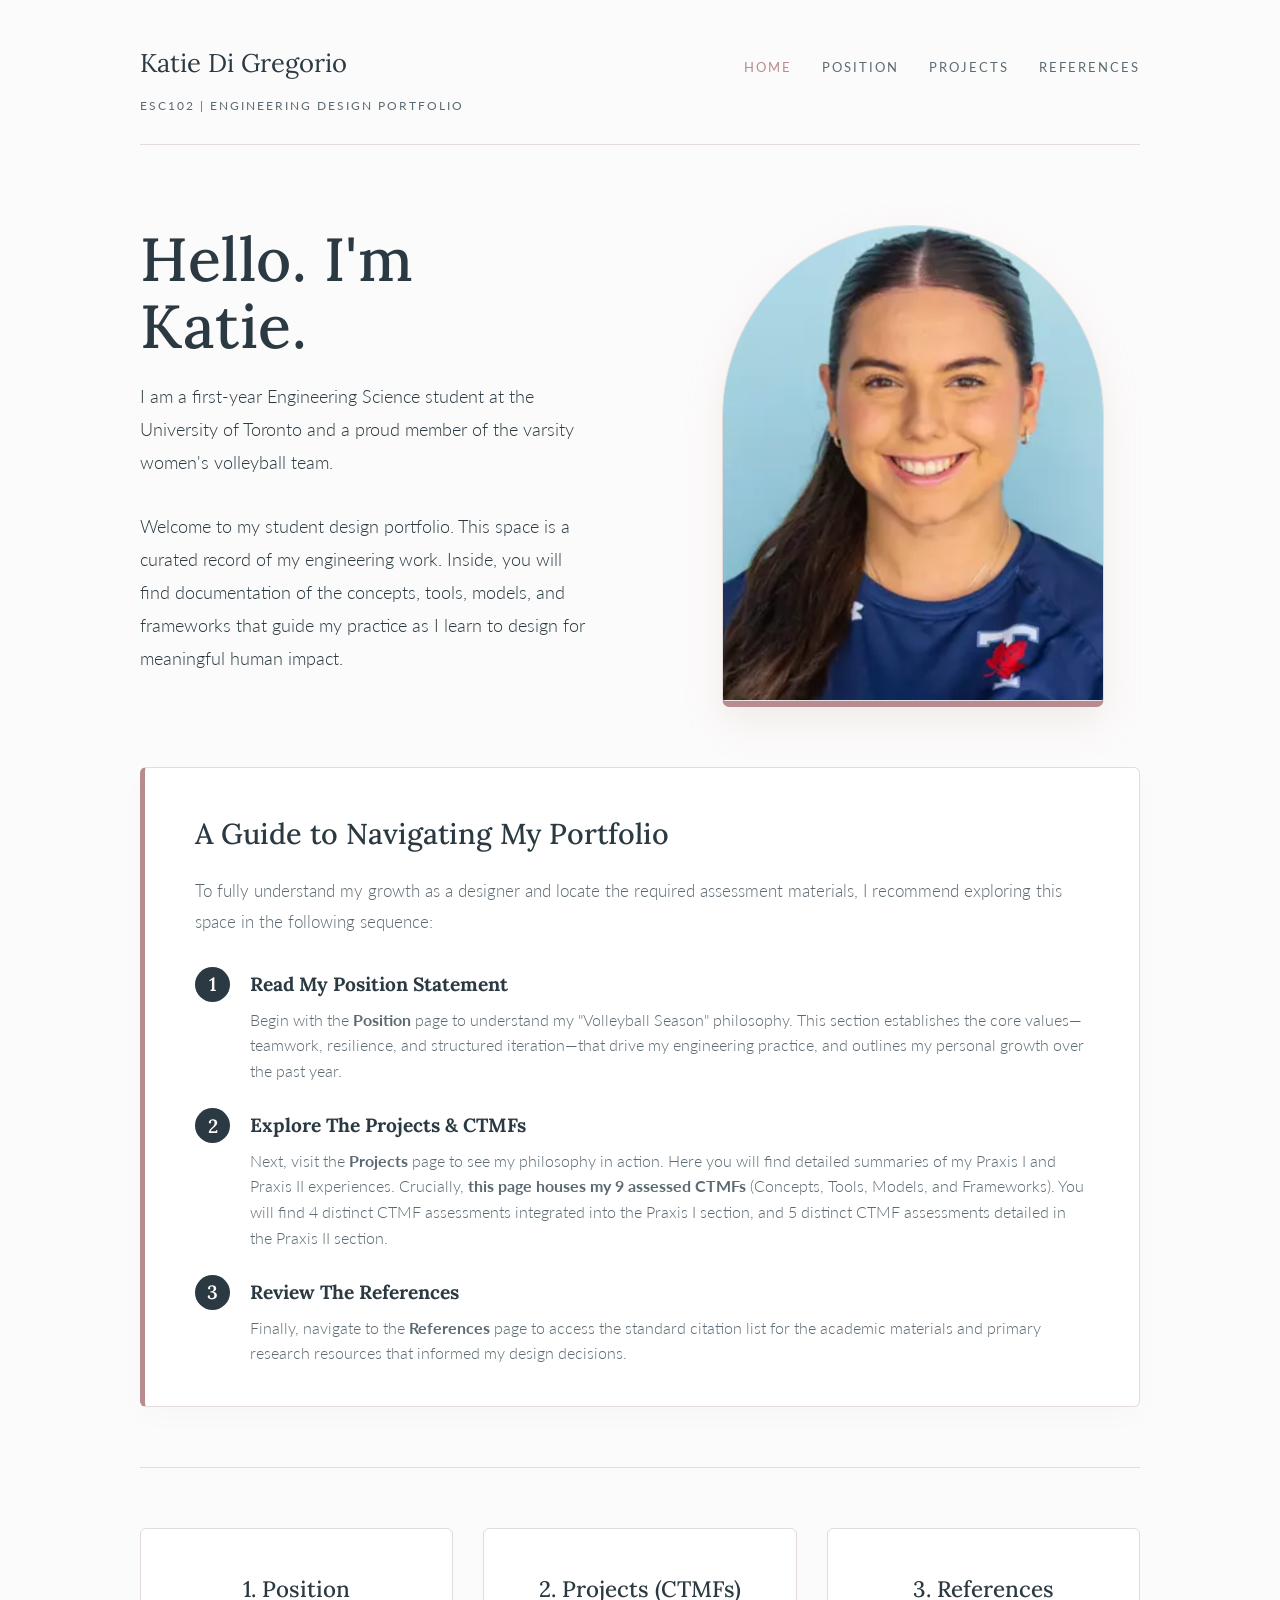
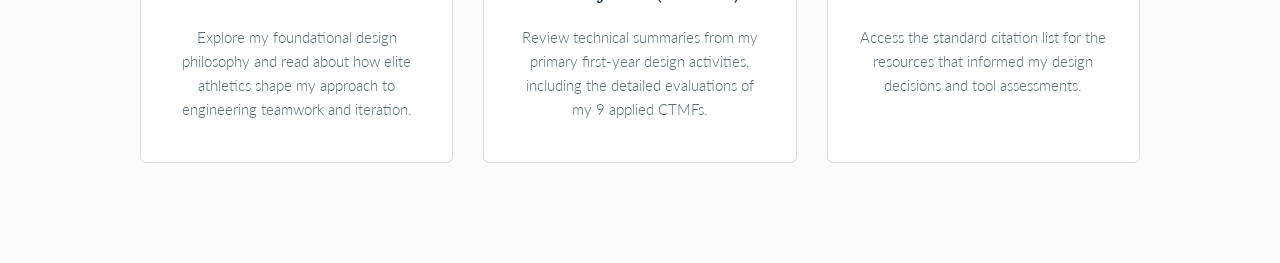
<file: index.html>
<!DOCTYPE html>
<html lang="en">
<head>
    <meta charset="UTF-8">
    <meta name="viewport" content="width=device-width, initial-scale=1.0">
    <title>Katie Di Gregorio | Engineering Portfolio</title>
    <style>
        /* LUXURY ACADEMIC AESTHETIC - Slate & Rose */
        @import url('https://fonts.googleapis.com/css2?family=Lora:ital,wght@0,400;0,500;1,400&family=Lato:wght@300;400;700&display=swap');

        :root {
            --bg-color: #fcfbfb; /* Clean, soft pearl */
            --text-main: #2b3a42; /* Deep slate/charcoal - authoritative */
            --text-light: #5c6b73; /* Muted slate for secondary text */
            --accent-rose: #b88b8e; /* Sophisticated dusty rose */
            --accent-line: #e3dcdb; /* Soft academic divider */
            --card-bg: #ffffff;
            --shadow-rose: rgba(184, 139, 142, 0.15);
        }

        body {
            background-color: var(--bg-color);
            color: var(--text-main);
            font-family: 'Lato', sans-serif;
            font-weight: 300;
            line-height: 1.8;
            max-width: 1000px;
            margin: 0 auto;
            padding: 40px 20px;
        }

        /* Academic Header Layout */
        header {
            display: flex;
            flex-direction: column;
            align-items: center;
            border-bottom: 1px solid var(--accent-line);
            padding-bottom: 25px;
            margin-bottom: 40px;
            gap: 20px;
        }
        @media (min-width: 768px) {
            header {
                flex-direction: row;
                justify-content: space-between;
                align-items: baseline;
            }
        }
        
        .site-branding {
            text-align: center;
        }
        @media (min-width: 768px) {
            .site-branding {
                text-align: left;
            }
        }
        .brand-name {
            font-family: 'Lora', serif;
            font-size: 1.6rem;
            color: var(--text-main);
            display: block;
            margin-bottom: 4px;
        }
        .brand-subtitle {
            font-size: 0.75rem;
            text-transform: uppercase;
            letter-spacing: 2px;
            color: var(--text-light);
            font-weight: 400;
        }

        /* Navigation */
        nav {
            display: flex;
            gap: 30px;
            justify-content: center;
            flex-wrap: wrap;
        }
        nav a {
            text-decoration: none;
            color: var(--text-light);
            text-transform: uppercase;
            font-size: 0.8rem;
            letter-spacing: 2px;
            font-weight: 400;
            transition: color 0.3s ease;
        }
        nav a:hover, nav a.active {
            color: var(--accent-rose);
        }

        /* Hero Section (Editorial Split Layout) */
        .hero {
            display: flex;
            flex-direction: column;
            align-items: center;
            gap: 50px;
            margin: 80px 0 60px 0;
        }
        @media (min-width: 768px) {
            .hero {
                flex-direction: row;
                justify-content: space-between;
                align-items: center;
            }
        }
        
        .hero-text {
            flex: 1;
            text-align: center;
        }
        @media (min-width: 768px) {
            .hero-text {
                text-align: left;
                padding-right: 40px;
            }
        }
        
        .hero-text h1 {
            font-family: 'Lora', serif;
            font-size: 3.8rem;
            color: var(--text-main);
            font-weight: 500;
            margin-top: 0;
            margin-bottom: 20px;
            letter-spacing: 0.5px;
            line-height: 1.1;
        }
        
        .hero-text p {
            font-size: 1.15rem;
            color: var(--text-main);
            margin-bottom: 30px;
        }

        /* Chic Arched Portrait Image */
        .hero-image-container {
            flex: 1;
            display: flex;
            justify-content: center;
            align-items: center;
        }
        .hero-image {
            max-width: 100%;
            width: 380px;
            height: auto;
            border-radius: 200px 200px 8px 8px; /* Elegant arched top */
            border: 1px solid var(--accent-line);
            border-bottom: 6px solid var(--accent-rose);
            box-shadow: 0 15px 40px var(--shadow-rose);
            object-fit: cover;
        }

        /* Navigation Guide Section */
        .nav-guide {
            background-color: var(--card-bg);
            border: 1px solid var(--accent-line);
            border-left: 5px solid var(--accent-rose);
            padding: 40px 50px;
            border-radius: 6px;
            margin-bottom: 60px;
            box-shadow: 0 10px 30px rgba(0,0,0,0.02);
        }
        .nav-guide h2 {
            font-family: 'Lora', serif;
            font-size: 1.8rem;
            color: var(--text-main);
            margin-top: 0;
            margin-bottom: 15px;
            font-weight: 500;
        }
        .nav-guide > p {
            font-size: 1.05rem;
            color: var(--text-light);
            margin-bottom: 30px;
        }
        
        .guide-steps {
            display: flex;
            flex-direction: column;
            gap: 25px;
        }
        .step {
            display: flex;
            align-items: flex-start;
            gap: 20px;
        }
        .step-number {
            background-color: var(--text-main);
            color: var(--bg-color);
            font-family: 'Lora', serif;
            font-size: 1.2rem;
            font-weight: 600;
            width: 35px;
            height: 35px;
            display: flex;
            justify-content: center;
            align-items: center;
            border-radius: 50%;
            flex-shrink: 0;
        }
        .step-content h4 {
            margin: 0 0 5px 0;
            font-family: 'Lora', serif;
            font-size: 1.2rem;
            color: var(--text-main);
        }
        .step-content p {
            margin: 0;
            font-size: 1rem;
            color: var(--text-light);
            line-height: 1.6;
        }

        /* Divider Line */
        .section-divider {
            height: 1px;
            background-color: var(--accent-line);
            width: 100%;
            margin: 60px 0;
        }

        /* Navigation Cards Grid */
        .feature-grid {
            display: grid;
            grid-template-columns: 1fr;
            gap: 30px;
            margin-bottom: 60px;
        }
        @media (min-width: 768px) {
            .feature-grid {
                grid-template-columns: repeat(3, 1fr);
            }
        }
        
        .feature-card {
            background-color: var(--card-bg);
            border: 1px solid var(--accent-line);
            padding: 40px 30px;
            border-radius: 6px;
            text-align: center;
            transition: all 0.4s ease;
            text-decoration: none;
            display: block;
        }
        .feature-card:hover {
            transform: translateY(-8px);
            box-shadow: 0 10px 30px var(--shadow-rose);
            border-color: var(--accent-rose);
        }
        .feature-card h3 {
            font-family: 'Lora', serif;
            color: var(--text-main);
            font-size: 1.4rem;
            margin-top: 0;
            margin-bottom: 15px;
            font-weight: 500;
        }
        .feature-card p {
            color: var(--text-light);
            font-size: 0.95rem;
            margin-bottom: 0;
            line-height: 1.6;
        }
    </style>
</head>
<body>

    <header>
        <div class="site-branding">
            <span class="brand-name">Katie Di Gregorio</span>
            <span class="brand-subtitle">ESC102 | Engineering Design Portfolio</span>
        </div>
        <nav>
            <a href="index.html" class="active">Home</a>
            <a href="position.html">Position</a>
            <a href="projects.html">Projects</a>
            <a href="references.html">References</a>
        </nav>
    </header>

    <main>
        
        <div class="hero">
            <div class="hero-text">
                <h1>Hello. I'm Katie.</h1>
                <p>I am a first-year Engineering Science student at the University of Toronto and a proud member of the varsity women's volleyball team.</p>
                <p>Welcome to my student design portfolio. This space is a curated record of my engineering work. Inside, you will find documentation of the concepts, tools, models, and frameworks that guide my practice as I learn to design for meaningful human impact.</p>
            </div>
            
            <div class="hero-image-container">
                <img src="headshot.jpg" alt="Katie Di Gregorio" class="hero-image">
            </div>
        </div>

        <div class="nav-guide">
            <h2>A Guide to Navigating My Portfolio</h2>
            <p>To fully understand my growth as a designer and locate the required assessment materials, I recommend exploring this space in the following sequence:</p>
            
            <div class="guide-steps">
                <div class="step">
                    <div class="step-number">1</div>
                    <div class="step-content">
                        <h4>Read My Position Statement</h4>
                        <p>Begin with the <strong>Position</strong> page to understand my "Volleyball Season" philosophy. This section establishes the core values—teamwork, resilience, and structured iteration—that drive my engineering practice, and outlines my personal growth over the past year.</p>
                    </div>
                </div>
                
                <div class="step">
                    <div class="step-number">2</div>
                    <div class="step-content">
                        <h4>Explore The Projects & CTMFs</h4>
                        <p>Next, visit the <strong>Projects</strong> page to see my philosophy in action. Here you will find detailed summaries of my Praxis I and Praxis II experiences. Crucially, <strong>this page houses my 9 assessed CTMFs</strong> (Concepts, Tools, Models, and Frameworks). You will find 4 distinct CTMF assessments integrated into the Praxis I section, and 5 distinct CTMF assessments detailed in the Praxis II section.</p>
                    </div>
                </div>

                <div class="step">
                    <div class="step-number">3</div>
                    <div class="step-content">
                        <h4>Review The References</h4>
                        <p>Finally, navigate to the <strong>References</strong> page to access the standard citation list for the academic materials and primary research resources that informed my design decisions.</p>
                    </div>
                </div>
            </div>
        </div>

        <div class="section-divider"></div>

        <div class="feature-grid">
            <a href="position.html" class="feature-card">
                <h3>1. Position</h3>
                <p>Explore my foundational design philosophy and read about how elite athletics shape my approach to engineering teamwork and iteration.</p>
            </a>
            
            <a href="projects.html" class="feature-card">
                <h3>2. Projects (CTMFs)</h3>
                <p>Review technical summaries from my primary first-year design activities, including the detailed evaluations of my 9 applied CTMFs.</p>
            </a>

            <a href="references.html" class="feature-card">
                <h3>3. References</h3>
                <p>Access the standard citation list for the resources that informed my design decisions and tool assessments.</p>
            </a>
        </div>

    </main>

</body>
</html>
</file>
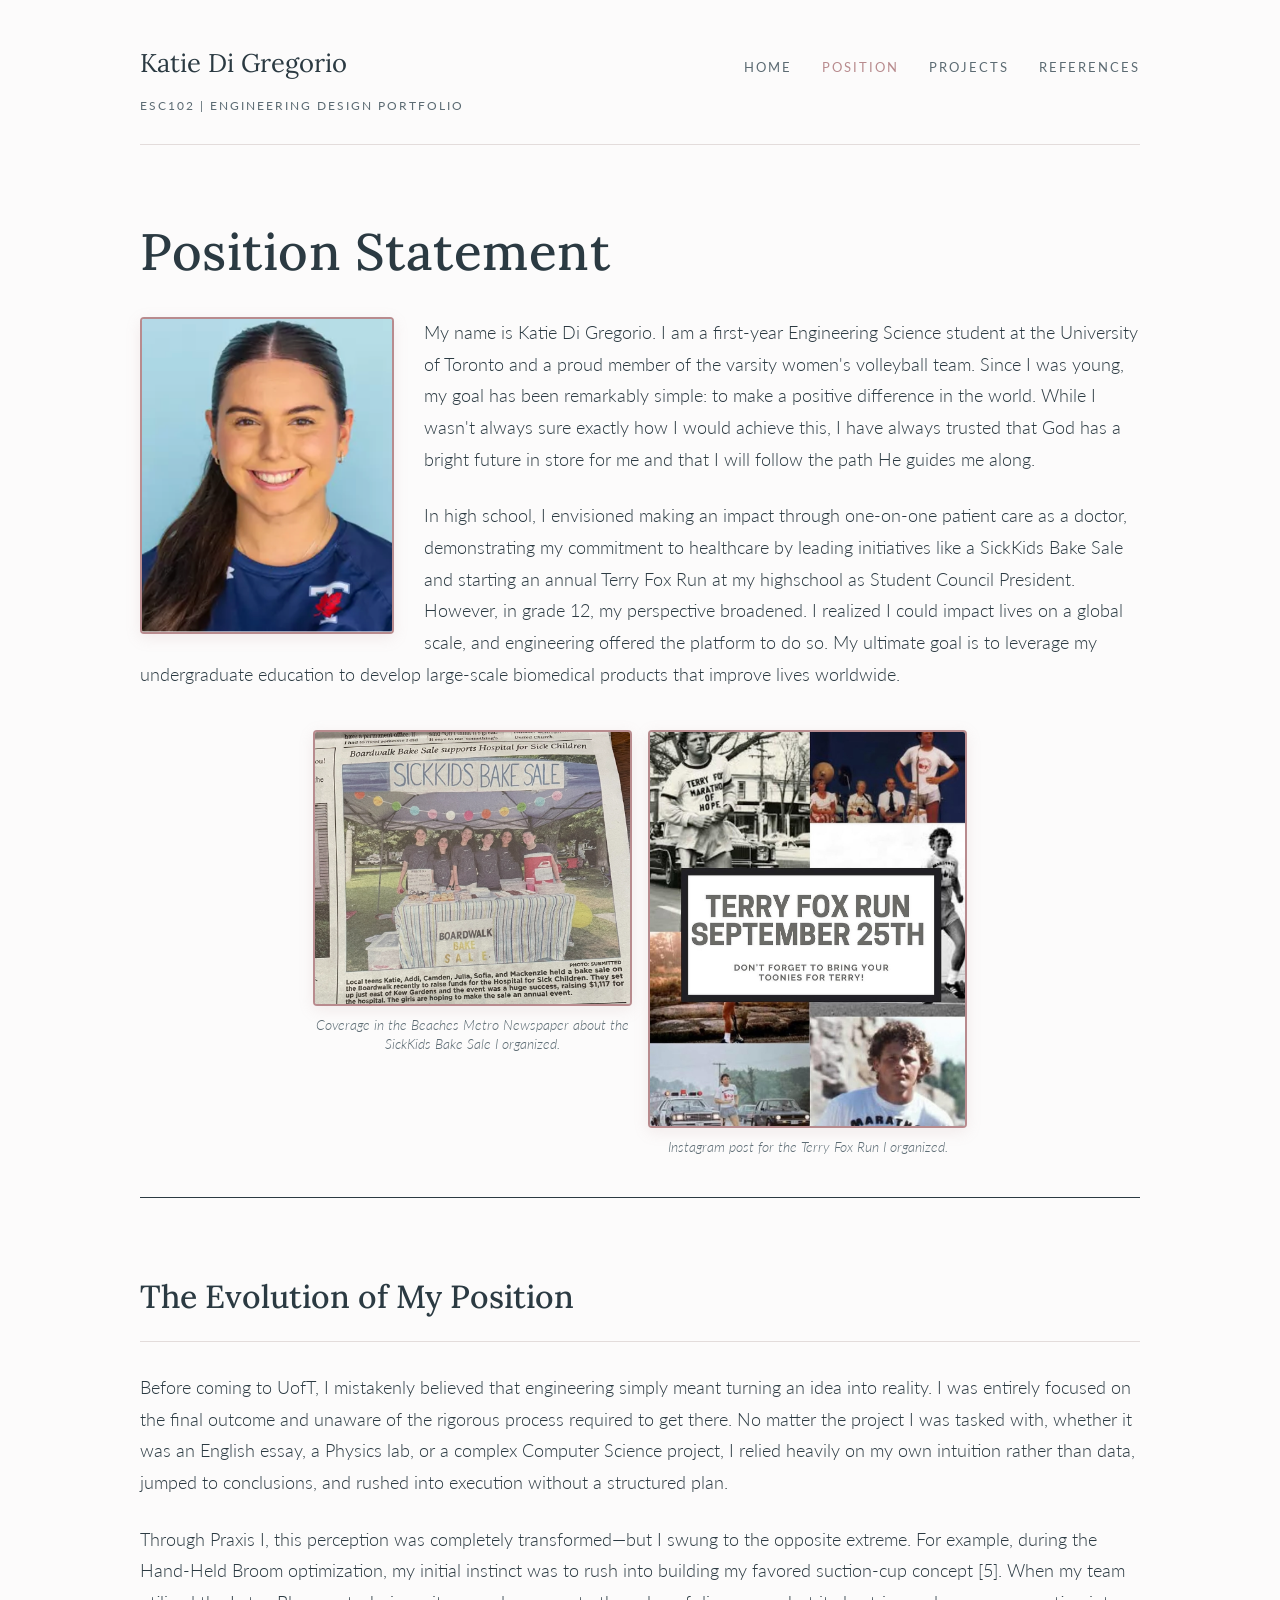
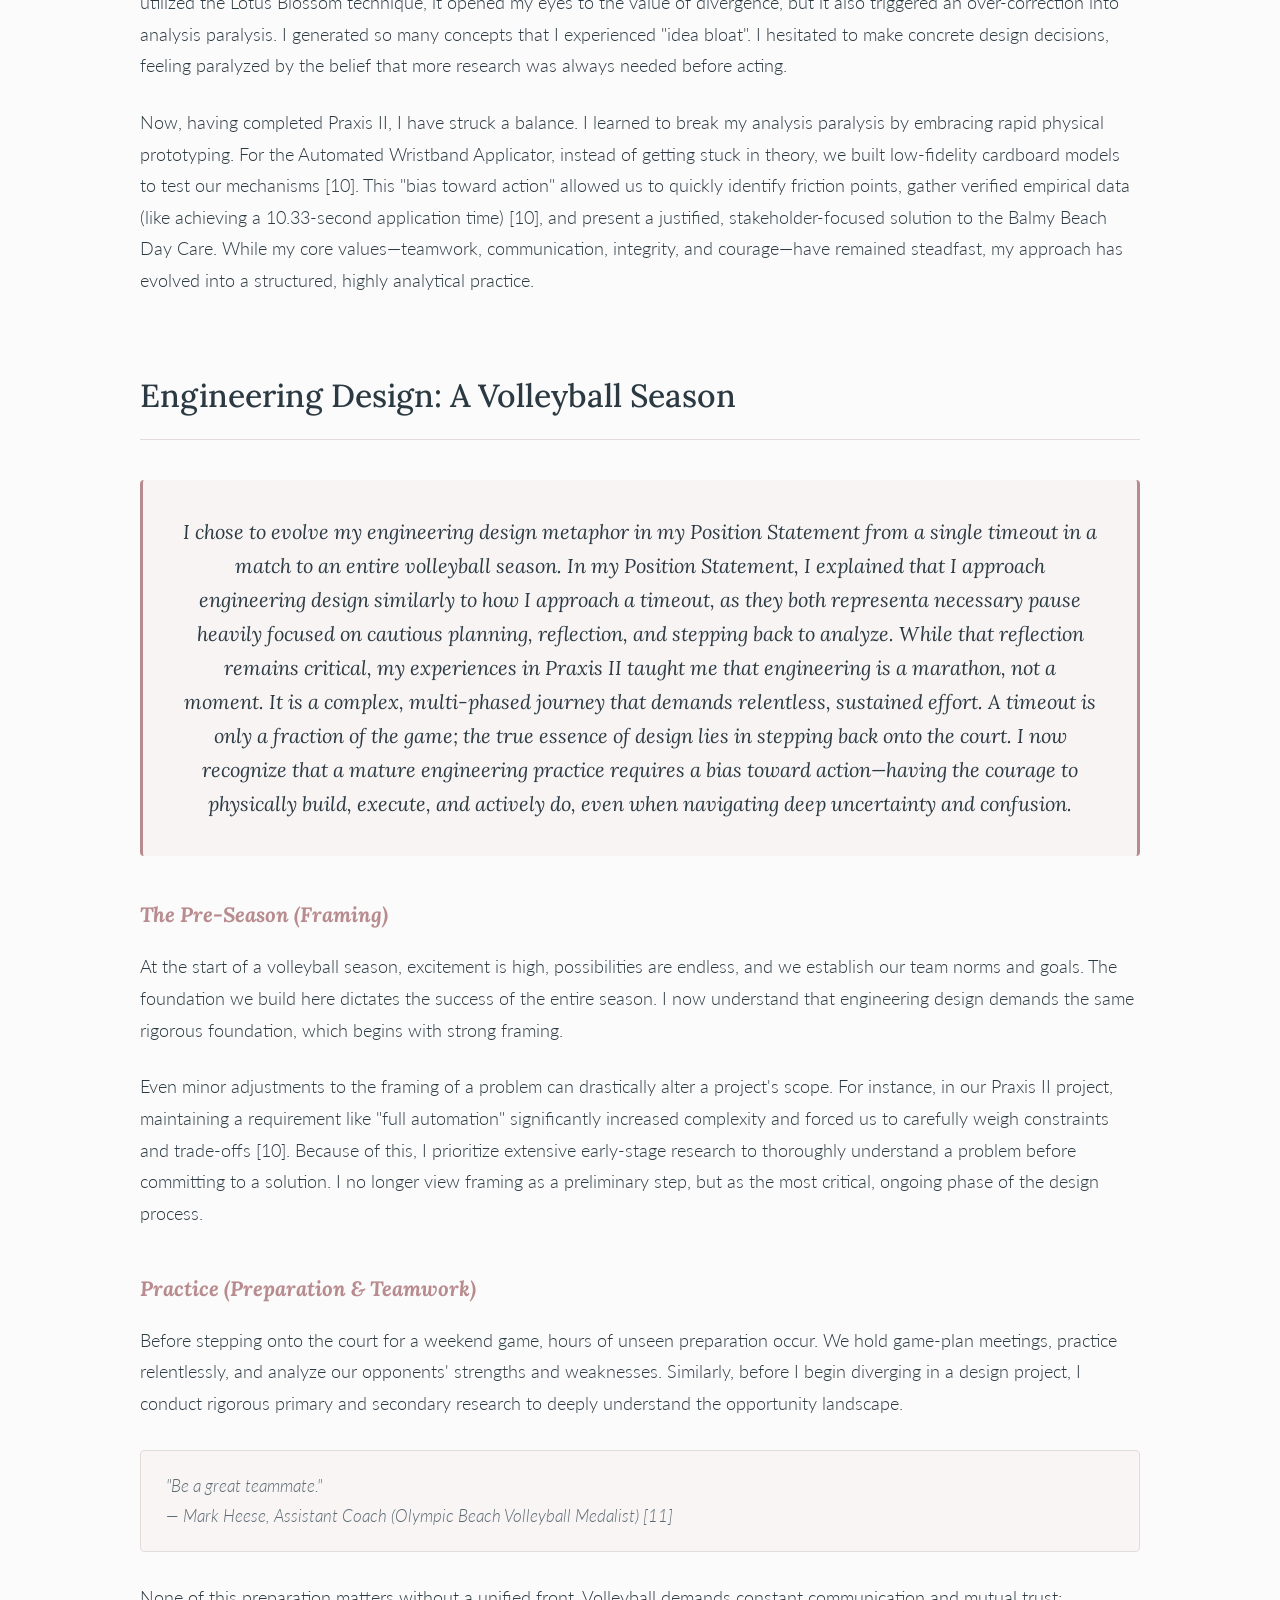
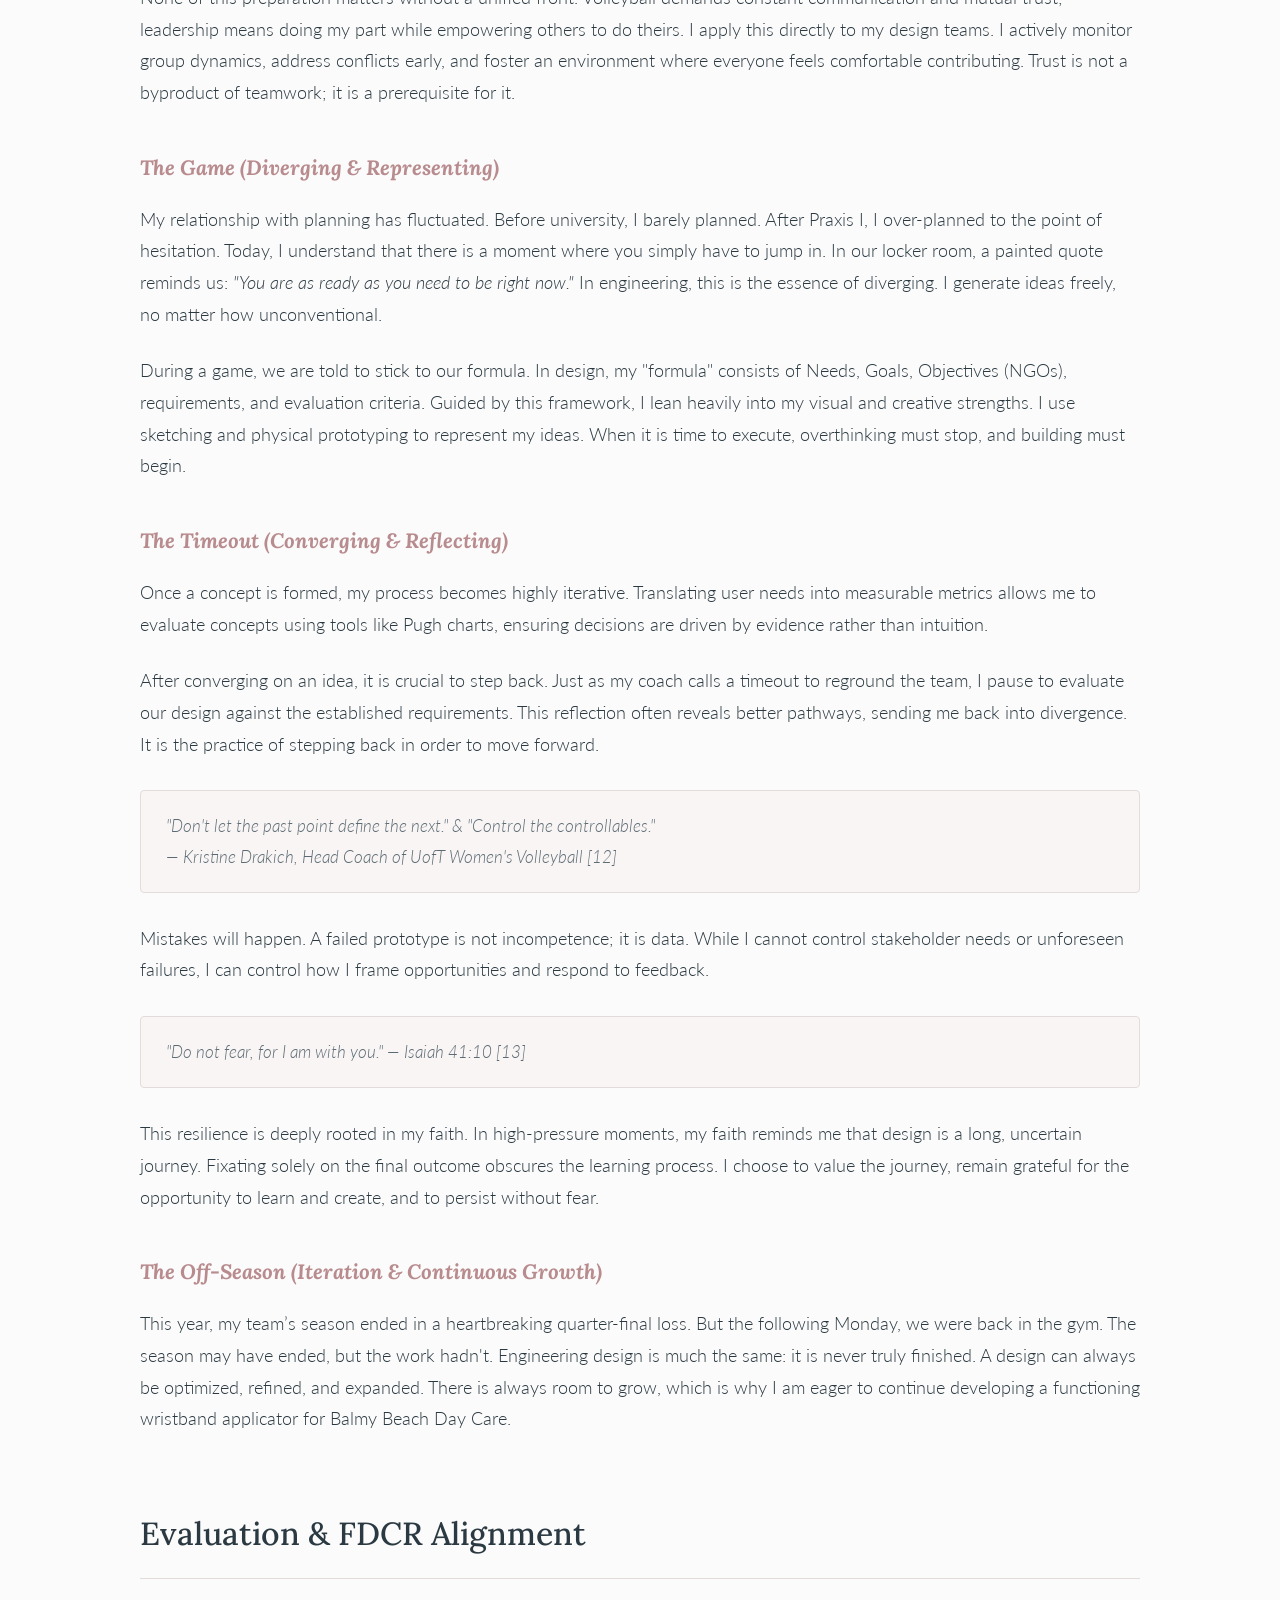
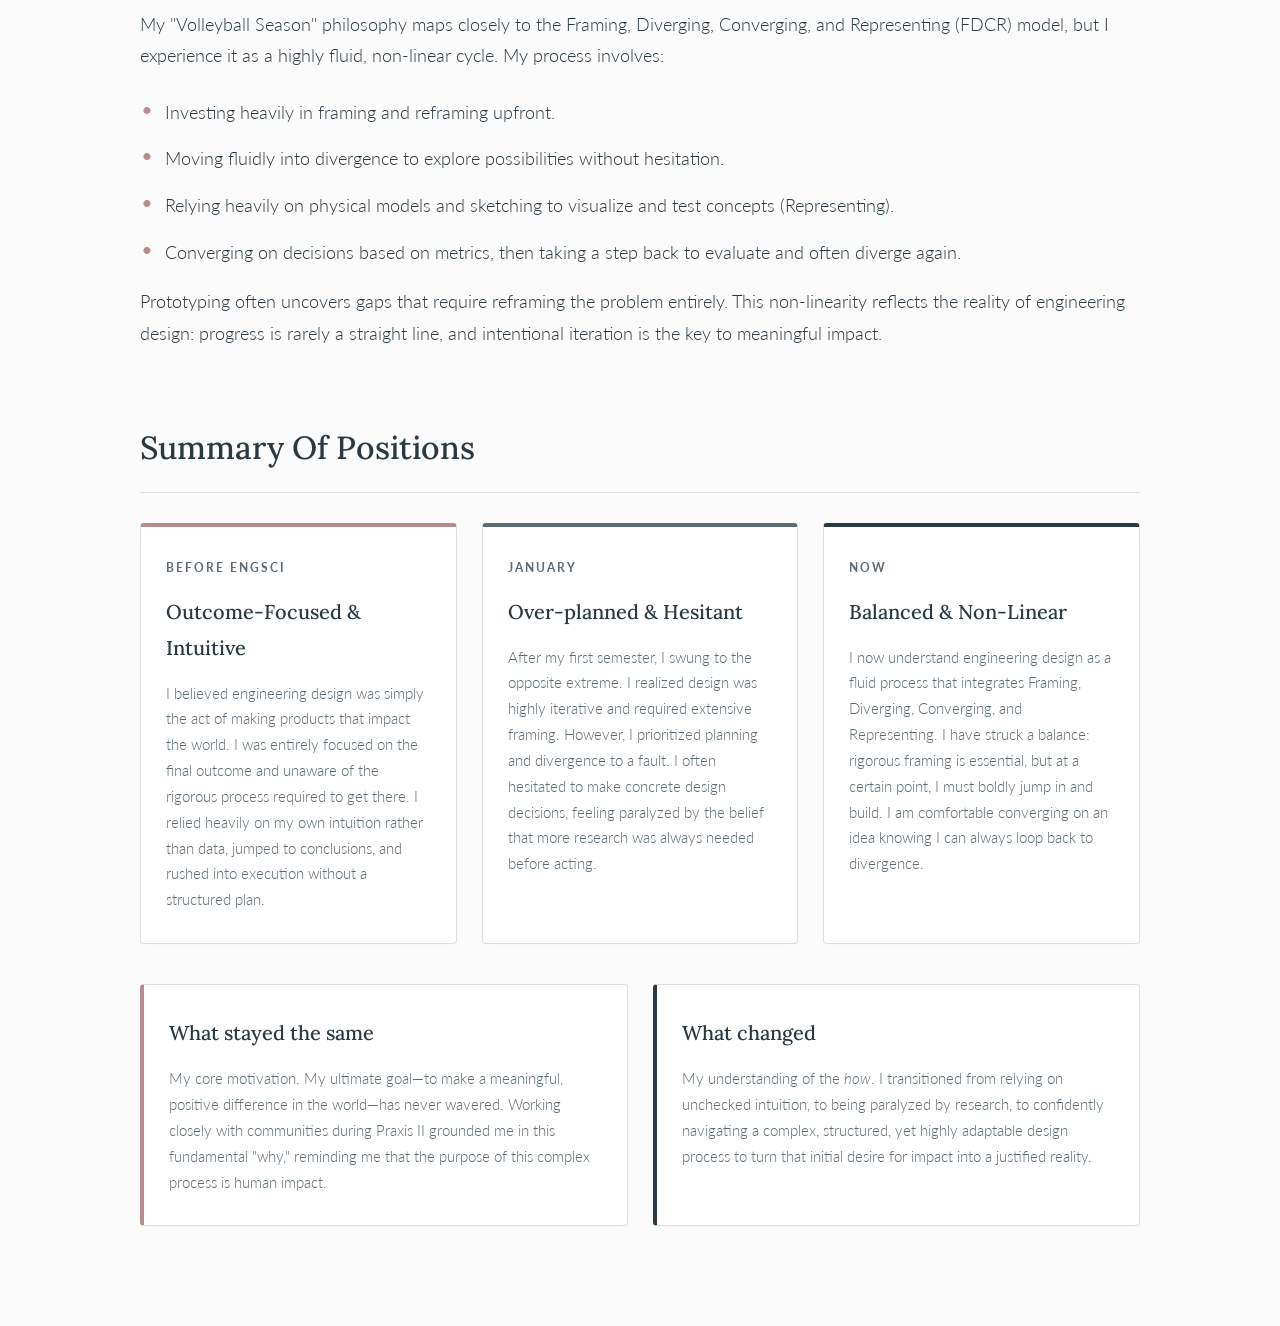
<file: position.html>
<!DOCTYPE html>
<html lang="en">
<head>
    <meta charset="UTF-8">
    <meta name="viewport" content="width=device-width, initial-scale=1.0">
    <title>Katie Di Gregorio | Position Statement</title>
    <style>
        /* LUXURY ACADEMIC AESTHETIC - Slate & Rose */
        @import url('https://fonts.googleapis.com/css2?family=Lora:ital,wght@0,400;0,500;1,400&family=Lato:wght@300;400;700&display=swap');

        :root {
            --bg-color: #fcfbfb;
            --text-main: #2b3a42;
            --text-light: #5c6b73;
            --accent-rose: #b88b8e;
            --accent-line: #e3dcdb;
            --charcoal-gap: #2b3a42;
            --shadow-rose: rgba(184, 139, 142, 0.15);
            --card-bg: #ffffff;
        }

        body {
            background-color: var(--bg-color);
            color: var(--text-main);
            font-family: 'Lato', sans-serif;
            font-weight: 300;
            line-height: 1.8;
            max-width: 1000px;
            margin: 0 auto;
            padding: 40px 20px;
        }

        /* Academic Header Layout */
        header {
            display: flex;
            flex-direction: column;
            align-items: center;
            border-bottom: 1px solid var(--accent-line);
            padding-bottom: 25px;
            margin-bottom: 60px;
            gap: 20px;
        }
        @media (min-width: 768px) {
            header {
                flex-direction: row;
                justify-content: space-between;
                align-items: baseline;
            }
        }
        
        .site-branding {
            text-align: center;
        }
        @media (min-width: 768px) {
            .site-branding {
                text-align: left;
            }
        }
        .brand-name {
            font-family: 'Lora', serif;
            font-size: 1.6rem;
            color: var(--text-main);
            display: block;
            margin-bottom: 4px;
        }
        .brand-subtitle {
            font-size: 0.75rem;
            text-transform: uppercase;
            letter-spacing: 2px;
            color: var(--text-light);
            font-weight: 400;
        }

        /* Navigation */
        nav {
            display: flex;
            gap: 30px;
            justify-content: center;
            flex-wrap: wrap;
        }
        nav a {
            text-decoration: none;
            color: var(--text-light);
            text-transform: uppercase;
            font-size: 0.8rem;
            letter-spacing: 2px;
            font-weight: 400;
            transition: color 0.3s ease;
        }
        nav a:hover, nav a.active {
            color: var(--accent-rose);
        }

        /* Academic Typography */
        h1, h2 {
            font-family: 'Lora', serif;
            color: var(--text-main);
            font-weight: 500;
        }
        h1 {
            font-size: 3.2rem;
            margin-bottom: 20px;
            margin-top: 0;
            letter-spacing: 0.5px;
        }
        h2 {
            font-size: 2rem;
            border-bottom: 1px solid var(--accent-line);
            padding-bottom: 15px;
            margin-bottom: 30px;
            margin-top: 70px;
        }
        h3 {
            font-family: 'Lora', serif;
            font-size: 1.3rem;
            color: var(--accent-rose);
            margin-bottom: 15px;
            margin-top: 40px;
            font-style: italic;
        }
        p {
            font-size: 1.1rem;
            margin-bottom: 25px;
            color: var(--text-main);
        }

        /* Lighter, Elegant Thesis Statement Block */
        .thesis-statement {
            background-color: rgba(184, 139, 142, 0.06); /* Very soft rose tint */
            border-left: 3px solid var(--accent-rose);
            border-right: 3px solid var(--accent-rose);
            padding: 35px 40px;
            border-radius: 4px;
            margin: 40px 0;
            text-align: center;
        }
        .thesis-statement p {
            font-family: 'Lora', serif;
            font-size: 1.25rem;
            color: var(--text-main);
            margin: 0;
            line-height: 1.7;
            font-style: italic;
        }

        .annotation-box {
            background-color: rgba(184, 139, 142, 0.05);
            border: 1px solid var(--accent-line);
            border-radius: 4px;
            padding: 20px 25px;
            margin: 30px 0;
            font-size: 1.05rem;
            color: var(--text-light);
            font-style: italic;
        }
        .highlight-list {
            list-style-type: none;
            padding: 0;
            margin-top: 25px;
        }
        .highlight-list li {
            position: relative;
            padding-left: 25px;
            margin-bottom: 15px;
            font-size: 1.1rem;
        }
        .highlight-list li::before {
            content: "•";
            color: var(--accent-rose);
            position: absolute;
            left: 0;
            font-size: 1.5rem;
            line-height: 1;
        }

        /* Image Styling */
        #katie-headshot {
            max-width: 250px;
            float: left;
            margin-right: 30px;
            margin-bottom: 15px;
            border: 2px solid var(--accent-rose);
            box-shadow: 0 4px 15px var(--shadow-rose);
            border-radius: 4px;
        }

        #experience-photos-container {
            display: flex;
            gap: 20px;
            justify-content: center;
            margin: 40px auto;
            max-width: 650px;
            clear: both;
        }
        .experience-image-wrapper {
            flex: 1;
            display: flex;
            flex-direction: column;
            align-items: center;
        }
        .experience-image-wrapper img {
            width: 100%;
            height: auto;
            border: 2px solid var(--accent-rose);
            box-shadow: 0 4px 15px var(--shadow-rose);
            border-radius: 4px;
            object-fit: contain;
            margin-bottom: 10px;
        }
        .image-caption {
            font-size: 0.85rem;
            color: var(--text-light);
            text-align: center;
            font-style: italic;
            line-height: 1.4;
        }
        
        .experience-container-bottom-border {
            border-bottom: 1px solid var(--charcoal-gap);
            margin-bottom: 50px;
            width: 100%;
        }

        @media (max-width: 600px) {
            #katie-headshot {
                float: none;
                margin: 0 auto 15px auto;
                display: block;
            }
            #experience-photos-container {
                flex-direction: column;
                align-items: center;
            }
        }

        /* Summary of Positions Layout */
        .timeline-grid {
            display: grid;
            grid-template-columns: 1fr;
            gap: 25px;
            margin-bottom: 40px;
        }
        @media (min-width: 768px) {
            .timeline-grid {
                grid-template-columns: repeat(3, 1fr);
            }
        }
        .timeline-card {
            background-color: var(--card-bg);
            border: 1px solid var(--accent-line);
            border-top: 4px solid var(--accent-rose); 
            padding: 30px 25px;
            border-radius: 4px;
            box-shadow: 0 4px 15px rgba(0,0,0,0.02);
            transition: transform 0.3s ease;
        }
        .timeline-card:hover {
            transform: translateY(-5px);
            box-shadow: 0 8px 25px rgba(184, 139, 142, 0.1);
        }
        .timeline-date {
            font-size: 0.75rem;
            text-transform: uppercase;
            letter-spacing: 2px;
            color: var(--text-light);
            margin-bottom: 15px;
            display: block;
            font-weight: 700;
        }
        .timeline-card h4 {
            font-family: 'Lora', serif;
            color: var(--text-main);
            font-size: 1.25rem;
            margin-top: 0;
            margin-bottom: 15px;
            font-weight: 500;
        }
        .timeline-card p {
            font-size: 0.95rem;
            line-height: 1.7;
            margin: 0;
            color: var(--text-light);
        }

        .comparison-grid {
            display: grid;
            grid-template-columns: 1fr;
            gap: 25px;
            margin-bottom: 60px;
        }
        @media (min-width: 768px) {
            .comparison-grid {
                grid-template-columns: repeat(2, 1fr);
            }
        }
        .comparison-card {
            background-color: var(--card-bg);
            border: 1px solid var(--accent-line);
            border-left: 4px solid var(--text-main);
            padding: 30px 25px;
            border-radius: 4px;
            box-shadow: 0 4px 15px rgba(0,0,0,0.02);
        }
        .comparison-card.stayed-same {
            border-left-color: var(--accent-rose);
        }
        .comparison-card h4 {
            font-family: 'Lora', serif;
            color: var(--text-main);
            font-size: 1.25rem;
            margin-top: 0;
            margin-bottom: 15px;
            font-weight: 500;
        }
        .comparison-card p {
            font-size: 0.95rem;
            line-height: 1.7;
            margin: 0;
            color: var(--text-light);
        }
    </style>
</head>
<body>

    <header>
        <div class="site-branding">
            <span class="brand-name">Katie Di Gregorio</span>
            <span class="brand-subtitle">ESC102 | Engineering Design Portfolio</span>
        </div>
        <nav>
            <a href="index.html">Home</a>
            <a href="position.html" class="active">Position</a>
            <a href="projects.html">Projects</a>
            <a href="references.html">References</a>
        </nav>
    </header>

    <main>
        <h1>Position Statement</h1>

        <section>
            <img src="headshot.jpg" alt="Portrait of Katie Di Gregorio" id="katie-headshot">
            
            <p>My name is Katie Di Gregorio. I am a first-year Engineering Science student at the University of Toronto and a proud member of the varsity women's volleyball team. Since I was young, my goal has been remarkably simple: to make a positive difference in the world. While I wasn't always sure exactly how I would achieve this, I have always trusted that God has a bright future in store for me and that I will follow the path He guides me along.</p>
            
            <p>In high school, I envisioned making an impact through one-on-one patient care as a doctor, demonstrating my commitment to healthcare by leading initiatives like a SickKids Bake Sale and starting an annual Terry Fox Run at my highschool as Student Council President. However, in grade 12, my perspective broadened. I realized I could impact lives on a global scale, and engineering offered the platform to do so. My ultimate goal is to leverage my undergraduate education to develop large-scale biomedical products that improve lives worldwide.</p>

            <div id="experience-photos-container">
                <div class="experience-image-wrapper">
                    <img src="bakesale.jpg" alt="Beaches Metro news article about SickKids BakeSale">
                    <div class="image-caption">Coverage in the Beaches Metro Newspaper about the SickKids Bake Sale I organized.</div>
                </div>
                <div class="experience-image-wrapper">
                    <img src="terryfox.jpg" alt="Instagram post screenshot of Terry Fox Run">
                    <div class="image-caption">Instagram post for the Terry Fox Run I organized.</div>
                </div>
            </div>
            <div class="experience-container-bottom-border"></div>
        </section>

        <section>
            <h2>The Evolution of My Position</h2>
            <p>Before coming to UofT, I mistakenly believed that engineering simply meant turning an idea into reality. I was entirely focused on the final outcome and unaware of the rigorous process required to get there. No matter the project I was tasked with, whether it was an English essay, a Physics lab, or a complex Computer Science project, I relied heavily on my own intuition rather than data, jumped to conclusions, and rushed into execution without a structured plan.</p>
            
            <p>Through Praxis I, this perception was completely transformed—but I swung to the opposite extreme. For example, during the Hand-Held Broom optimization, my initial instinct was to rush into building my favored suction-cup concept [5]. When my team utilized the Lotus Blossom technique, it opened my eyes to the value of divergence, but it also triggered an over-correction into analysis paralysis. I generated so many concepts that I experienced "idea bloat". I hesitated to make concrete design decisions, feeling paralyzed by the belief that more research was always needed before acting.</p>
            
            <p>Now, having completed Praxis II, I have struck a balance. I learned to break my analysis paralysis by embracing rapid physical prototyping. For the Automated Wristband Applicator, instead of getting stuck in theory, we built low-fidelity cardboard models to test our mechanisms [10]. This "bias toward action" allowed us to quickly identify friction points, gather verified empirical data (like achieving a 10.33-second application time) [10], and present a justified, stakeholder-focused solution to the Balmy Beach Day Care. While my core values—teamwork, communication, integrity, and courage—have remained steadfast, my approach has evolved into a structured, highly analytical practice.</p>
        </section>

        <section>
            <h2>Engineering Design: A Volleyball Season</h2>
            
            <div class="thesis-statement">
                <p>I chose to evolve my engineering design metaphor in my Position Statement from a single timeout in a match to an entire volleyball season. In my Position Statement, I explained that I approach engineering design similarly to how I approach a timeout, as they both representa necessary pause heavily focused on cautious planning, reflection, and stepping back to analyze. While that reflection remains critical, my experiences in Praxis II taught me that engineering is a marathon, not a moment. It is a complex, multi-phased journey that demands relentless, sustained effort. A timeout is only a fraction of the game; the true essence of design lies in stepping back onto the court. I now recognize that a mature engineering practice requires a bias toward action—having the courage to physically build, execute, and actively do, even when navigating deep uncertainty and confusion.</p>
            </div>

            <h3>The Pre-Season (Framing)</h3>
            <p>At the start of a volleyball season, excitement is high, possibilities are endless, and we establish our team norms and goals. The foundation we build here dictates the success of the entire season. I now understand that engineering design demands the same rigorous foundation, which begins with strong framing.</p>
            <p>Even minor adjustments to the framing of a problem can drastically alter a project's scope. For instance, in our Praxis II project, maintaining a requirement like "full automation" significantly increased complexity and forced us to carefully weigh constraints and trade-offs [10]. Because of this, I prioritize extensive early-stage research to thoroughly understand a problem before committing to a solution. I no longer view framing as a preliminary step, but as the most critical, ongoing phase of the design process.</p>

            <h3>Practice (Preparation & Teamwork)</h3>
            <p>Before stepping onto the court for a weekend game, hours of unseen preparation occur. We hold game-plan meetings, practice relentlessly, and analyze our opponents' strengths and weaknesses. Similarly, before I begin diverging in a design project, I conduct rigorous primary and secondary research to deeply understand the opportunity landscape.</p>
            
            <div class="annotation-box">
                "Be a great teammate." <br>— Mark Heese, Assistant Coach (Olympic Beach Volleyball Medalist) [11]
            </div>
            
            <p>None of this preparation matters without a unified front. Volleyball demands constant communication and mutual trust; leadership means doing my part while empowering others to do theirs. I apply this directly to my design teams. I actively monitor group dynamics, address conflicts early, and foster an environment where everyone feels comfortable contributing. Trust is not a byproduct of teamwork; it is a prerequisite for it.</p>

            <h3>The Game (Diverging & Representing)</h3>
            <p>My relationship with planning has fluctuated. Before university, I barely planned. After Praxis I, I over-planned to the point of hesitation. Today, I understand that there is a moment where you simply have to jump in. In our locker room, a painted quote reminds us: <em>"You are as ready as you need to be right now."</em> In engineering, this is the essence of diverging. I generate ideas freely, no matter how unconventional.</p>
            <p>During a game, we are told to stick to our formula. In design, my "formula" consists of Needs, Goals, Objectives (NGOs), requirements, and evaluation criteria. Guided by this framework, I lean heavily into my visual and creative strengths. I use sketching and physical prototyping to represent my ideas. When it is time to execute, overthinking must stop, and building must begin.</p>

            <h3>The Timeout (Converging & Reflecting)</h3>
            <p>Once a concept is formed, my process becomes highly iterative. Translating user needs into measurable metrics allows me to evaluate concepts using tools like Pugh charts, ensuring decisions are driven by evidence rather than intuition.</p>
            <p>After converging on an idea, it is crucial to step back. Just as my coach calls a timeout to reground the team, I pause to evaluate our design against the established requirements. This reflection often reveals better pathways, sending me back into divergence. It is the practice of stepping back in order to move forward.</p>

            <div class="annotation-box">
                "Don't let the past point define the next." & "Control the controllables." <br>— Kristine Drakich, Head Coach of UofT Women's Volleyball [12]
            </div>

            <p>Mistakes will happen. A failed prototype is not incompetence; it is data. While I cannot control stakeholder needs or unforeseen failures, I can control how I frame opportunities and respond to feedback.</p>

            <div class="annotation-box">
                "Do not fear, for I am with you." — Isaiah 41:10 [13]
            </div>
            <p>This resilience is deeply rooted in my faith. In high-pressure moments, my faith reminds me that design is a long, uncertain journey. Fixating solely on the final outcome obscures the learning process. I choose to value the journey, remain grateful for the opportunity to learn and create, and to persist without fear.</p>

            <h3>The Off-Season (Iteration & Continuous Growth)</h3>
            <p>This year, my team’s season ended in a heartbreaking quarter-final loss. But the following Monday, we were back in the gym. The season may have ended, but the work hadn't. Engineering design is much the same: it is never truly finished. A design can always be optimized, refined, and expanded. There is always room to grow, which is why I am eager to continue developing a functioning wristband applicator for Balmy Beach Day Care.</p>
        </section>

        <section>
            <h2>Evaluation & FDCR Alignment</h2>
            <p>My "Volleyball Season" philosophy maps closely to the Framing, Diverging, Converging, and Representing (FDCR) model, but I experience it as a highly fluid, non-linear cycle. My process involves:</p>
            <ul class="highlight-list">
                <li>Investing heavily in framing and reframing upfront.</li>
                <li>Moving fluidly into divergence to explore possibilities without hesitation.</li>
                <li>Relying heavily on physical models and sketching to visualize and test concepts (Representing).</li>
                <li>Converging on decisions based on metrics, then taking a step back to evaluate and often diverge again.</li>
            </ul>
            <p>Prototyping often uncovers gaps that require reframing the problem entirely. This non-linearity reflects the reality of engineering design: progress is rarely a straight line, and intentional iteration is the key to meaningful impact.</p>
        </section>

        <section id="summary-of-positions">
            <h2>Summary Of Positions</h2>
            
            <div class="timeline-grid">
                <div class="timeline-card">
                    <span class="timeline-date">Before EngSci</span>
                    <h4>Outcome-Focused & Intuitive</h4>
                    <p>I believed engineering design was simply the act of making products that impact the world. I was entirely focused on the final outcome and unaware of the rigorous process required to get there. I relied heavily on my own intuition rather than data, jumped to conclusions, and rushed into execution without a structured plan.</p>
                </div>

                <div class="timeline-card" style="border-top-color: var(--text-light);">
                    <span class="timeline-date">January</span>
                    <h4>Over-planned & Hesitant</h4>
                    <p>After my first semester, I swung to the opposite extreme. I realized design was highly iterative and required extensive framing. However, I prioritized planning and divergence to a fault. I often hesitated to make concrete design decisions, feeling paralyzed by the belief that more research was always needed before acting.</p>
                </div>

                <div class="timeline-card" style="border-top-color: var(--text-main);">
                    <span class="timeline-date">Now</span>
                    <h4>Balanced & Non-Linear</h4>
                    <p>I now understand engineering design as a fluid process that integrates Framing, Diverging, Converging, and Representing. I have struck a balance: rigorous framing is essential, but at a certain point, I must boldly jump in and build. I am comfortable converging on an idea knowing I can always loop back to divergence.</p>
                </div>
            </div>

            <div class="comparison-grid">
                <div class="comparison-card stayed-same">
                    <h4>What stayed the same</h4>
                    <p>My core motivation. My ultimate goal—to make a meaningful, positive difference in the world—has never wavered. Working closely with communities during Praxis II grounded me in this fundamental "why," reminding me that the purpose of this complex process is human impact.</p>
                </div>

                <div class="comparison-card changed">
                    <h4>What changed</h4>
                    <p>My understanding of the <em>how</em>. I transitioned from relying on unchecked intuition, to being paralyzed by research, to confidently navigating a complex, structured, yet highly adaptable design process to turn that initial desire for impact into a justified reality.</p>
                </div>
            </div>
        </section>

    </main>

</body>
</html>
</file>
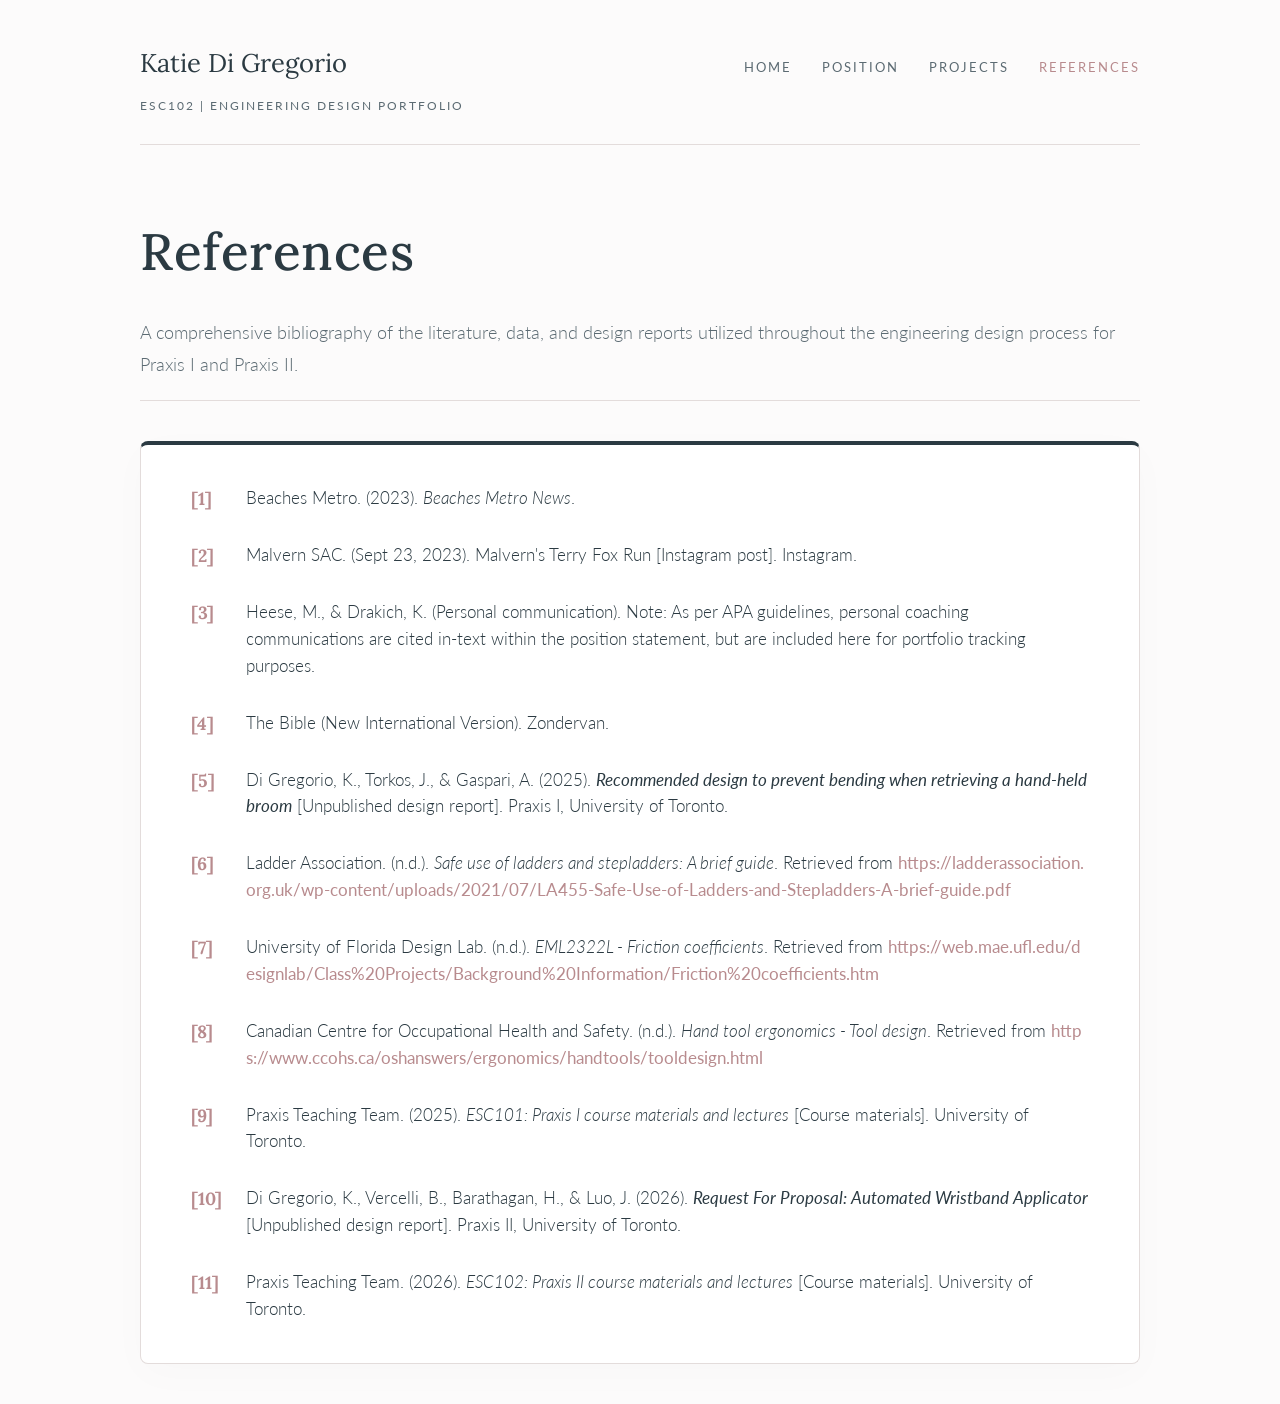
<file: references.html>
<!DOCTYPE html>
<html lang="en">
<head>
    <meta charset="UTF-8">
    <meta name="viewport" content="width=device-width, initial-scale=1.0">
    <title>Katie Di Gregorio | References</title>
    <style>
        /* LUXURY ACADEMIC AESTHETIC - Slate & Rose */
        @import url('https://fonts.googleapis.com/css2?family=Lora:ital,wght@0,400;0,500;1,400&family=Lato:wght@300;400;700&display=swap');

        :root {
            --bg-color: #fcfbfb;
            --text-main: #2b3a42;
            --text-light: #5c6b73;
            --accent-rose: #b88b8e;
            --accent-line: #e3dcdb;
            --charcoal-gap: #2b3a42;
            --shadow-rose: rgba(184, 139, 142, 0.15);
            --card-bg: #ffffff;
        }

        body {
            background-color: var(--bg-color);
            color: var(--text-main);
            font-family: 'Lato', sans-serif;
            font-weight: 300;
            line-height: 1.8;
            max-width: 1000px;
            margin: 0 auto;
            padding: 40px 20px;
        }

        /* Academic Header Layout */
        header {
            display: flex;
            flex-direction: column;
            align-items: center;
            border-bottom: 1px solid var(--accent-line);
            padding-bottom: 25px;
            margin-bottom: 60px;
            gap: 20px;
        }
        @media (min-width: 768px) {
            header {
                flex-direction: row;
                justify-content: space-between;
                align-items: baseline;
            }
        }
        
        .site-branding {
            text-align: center;
        }
        @media (min-width: 768px) {
            .site-branding {
                text-align: left;
            }
        }
        .brand-name {
            font-family: 'Lora', serif;
            font-size: 1.6rem;
            color: var(--text-main);
            display: block;
            margin-bottom: 4px;
        }
        .brand-subtitle {
            font-size: 0.75rem;
            text-transform: uppercase;
            letter-spacing: 2px;
            color: var(--text-light);
            font-weight: 400;
        }

        /* Navigation */
        nav {
            display: flex;
            gap: 30px;
            justify-content: center;
            flex-wrap: wrap;
        }
        nav a {
            text-decoration: none;
            color: var(--text-light);
            text-transform: uppercase;
            font-size: 0.8rem;
            letter-spacing: 2px;
            font-weight: 400;
            transition: color 0.3s ease;
        }
        nav a:hover, nav a.active {
            color: var(--accent-rose);
        }

        /* Academic Typography */
        h1 {
            font-family: 'Lora', serif;
            color: var(--text-main);
            font-weight: 500;
            font-size: 3.2rem;
            margin-bottom: 20px;
            margin-top: 0;
            letter-spacing: 0.5px;
        }
        p.intro-text {
            font-size: 1.1rem;
            margin-bottom: 40px;
            color: var(--text-light);
            border-bottom: 1px solid var(--accent-line);
            padding-bottom: 20px;
        }

        /* Clean Bibliography Layout */
        .reference-container {
            background-color: var(--card-bg);
            border: 1px solid var(--accent-line);
            border-top: 4px solid var(--text-main);
            padding: 40px 50px;
            border-radius: 8px;
            box-shadow: 0 10px 40px rgba(0,0,0,0.02);
        }

        .reference-list {
            list-style-type: none;
            counter-reset: ref-counter;
            padding: 0;
            margin: 0;
        }
        
        .reference-list li {
            counter-increment: ref-counter;
            position: relative;
            padding-left: 55px;
            margin-bottom: 30px;
            font-size: 1.05rem;
            color: var(--text-main);
            line-height: 1.6;
        }
        
        .reference-list li:last-child {
            margin-bottom: 0;
        }

        /* Custom Rose Bracket Numbers */
        .reference-list li::before {
            content: "[" counter(ref-counter) "]";
            position: absolute;
            left: 0;
            top: 0;
            color: var(--accent-rose);
            font-weight: 700;
            font-family: 'Lora', serif;
            font-size: 1.1rem;
        }

        /* APA Formatting Helpers */
        .hanging-indent {
            display: block;
        }
        
        /* Italicize publication titles automatically if wrapped in <i> */
        .reference-list li i {
            color: var(--text-main);
        }

        /* Document Link Styling */
        .reference-list a {
            color: var(--accent-rose);
            text-decoration: none;
            border-bottom: 1px solid transparent;
            font-weight: 400;
            transition: border-bottom 0.3s ease, color 0.3s ease;
            word-break: break-all; /* Prevents long URLs from stretching the page */
        }
        
        .reference-list a:hover {
            border-bottom: 1px solid var(--accent-rose);
            color: #9a7375;
        }

        @media (max-width: 600px) {
            .reference-container {
                padding: 30px 20px;
            }
            .reference-list li {
                padding-left: 40px;
                font-size: 0.95rem;
            }
        }
    </style>
</head>
<body>

    <header>
        <div class="site-branding">
            <span class="brand-name">Katie Di Gregorio</span>
            <span class="brand-subtitle">ESC102 | Engineering Design Portfolio</span>
        </div>
        <nav>
            <a href="index.html">Home</a>
            <a href="position.html">Position</a>
            <a href="projects.html">Projects</a>
            <a href="references.html" class="active">References</a>
        </nav>
    </header>

    <main>
        <h1>References</h1>
        <p class="intro-text">A comprehensive bibliography of the literature, data, and design reports utilized throughout the engineering design process for Praxis I and Praxis II.</p>

        <div class="reference-container">
            <ol class="reference-list">
                <li>
                    <span class="hanging-indent">Beaches Metro. (2023). <i>Beaches Metro News</i>.</span>
                </li>
                <li>
                    <span class="hanging-indent">Malvern SAC. (Sept 23, 2023). Malvern's Terry Fox Run [Instagram post]. Instagram.</span>
                </li>
                <li>
                    <span class="hanging-indent">Heese, M., & Drakich, K. (Personal communication). Note: As per APA guidelines, personal coaching communications are cited in-text within the position statement, but are included here for portfolio tracking purposes.</span>
                </li>
                <li>
                    <span class="hanging-indent">The Bible (New International Version). Zondervan.</span>
                </li>
                <li>
                    <span class="hanging-indent">Di Gregorio, K., Torkos, J., & Gaspari, A. (2025). <a href="Praxis Design Report.pdf" target="_blank"><i>Recommended design to prevent bending when retrieving a hand-held broom</i></a> [Unpublished design report]. Praxis I, University of Toronto.</span>
                </li>
                <li>
                    <span class="hanging-indent">Ladder Association. (n.d.). <i>Safe use of ladders and stepladders: A brief guide</i>. Retrieved from <a href="https://ladderassociation.org.uk/wp-content/uploads/2021/07/LA455-Safe-Use-of-Ladders-and-Stepladders-A-brief-guide.pdf" target="_blank">https://ladderassociation.org.uk/wp-content/uploads/2021/07/LA455-Safe-Use-of-Ladders-and-Stepladders-A-brief-guide.pdf</a></span>
                </li>
                <li>
                    <span class="hanging-indent">University of Florida Design Lab. (n.d.). <i>EML2322L - Friction coefficients</i>. Retrieved from <a href="https://web.mae.ufl.edu/designlab/Class%20Projects/Background%20Information/Friction%20coefficients.htm" target="_blank">https://web.mae.ufl.edu/designlab/Class%20Projects/Background%20Information/Friction%20coefficients.htm</a></span>
                </li>
                <li>
                    <span class="hanging-indent">Canadian Centre for Occupational Health and Safety. (n.d.). <i>Hand tool ergonomics - Tool design</i>. Retrieved from <a href="https://www.ccohs.ca/oshanswers/ergonomics/handtools/tooldesign.html" target="_blank">https://www.ccohs.ca/oshanswers/ergonomics/handtools/tooldesign.html</a></span>
                </li>
                <li>
                    <span class="hanging-indent">Praxis Teaching Team. (2025). <i>ESC101: Praxis I course materials and lectures</i> [Course materials]. University of Toronto.</span>
                </li>
                <li>
                    <span class="hanging-indent">Di Gregorio, K., Vercelli, B., Barathagan, H., & Luo, J. (2026). <a href="FINAL RFP-2.pdf" target="_blank"><i>Request For Proposal: Automated Wristband Applicator</i></a> [Unpublished design report]. Praxis II, University of Toronto.</span>
                </li>
                <li>
                    <span class="hanging-indent">Praxis Teaching Team. (2026). <i>ESC102: Praxis II course materials and lectures</i> [Course materials]. University of Toronto.</span>
                </li>
            </ol>
        </div>
    </main>

</body>
</html>
</file>
